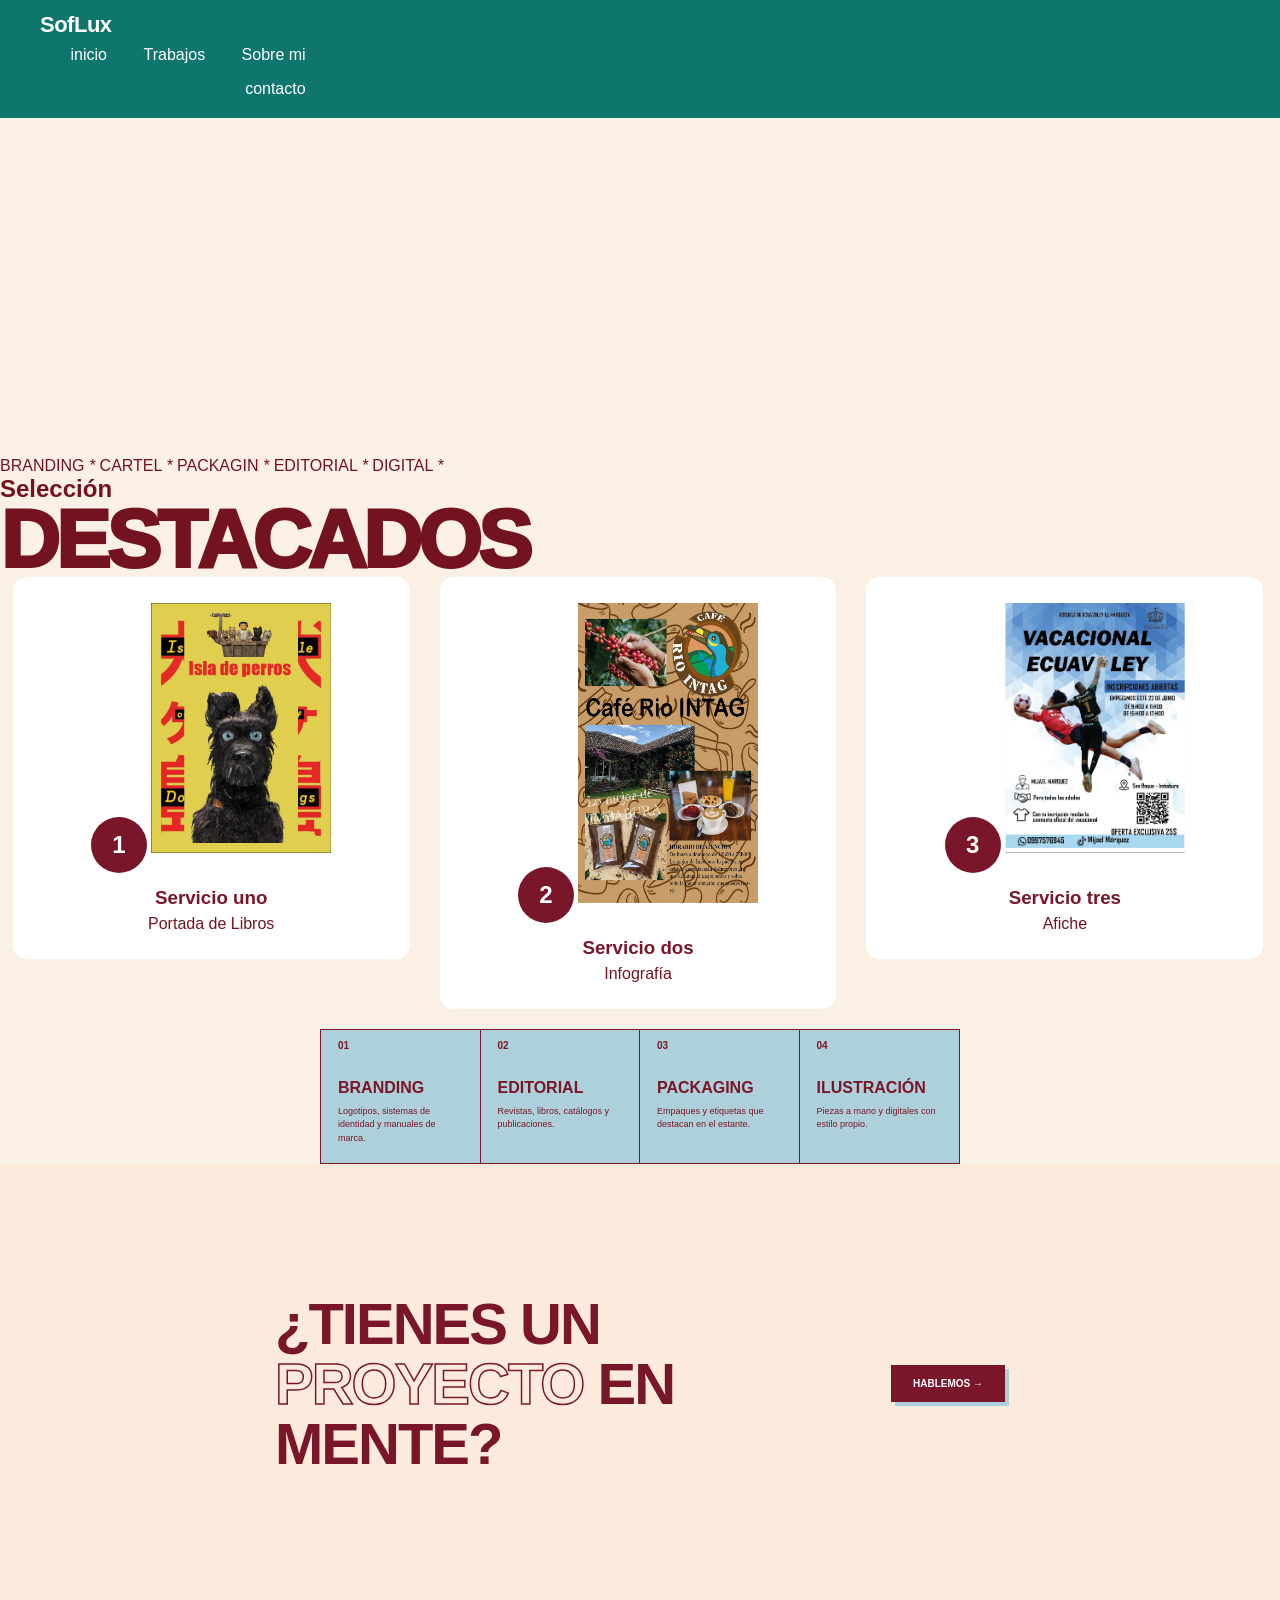
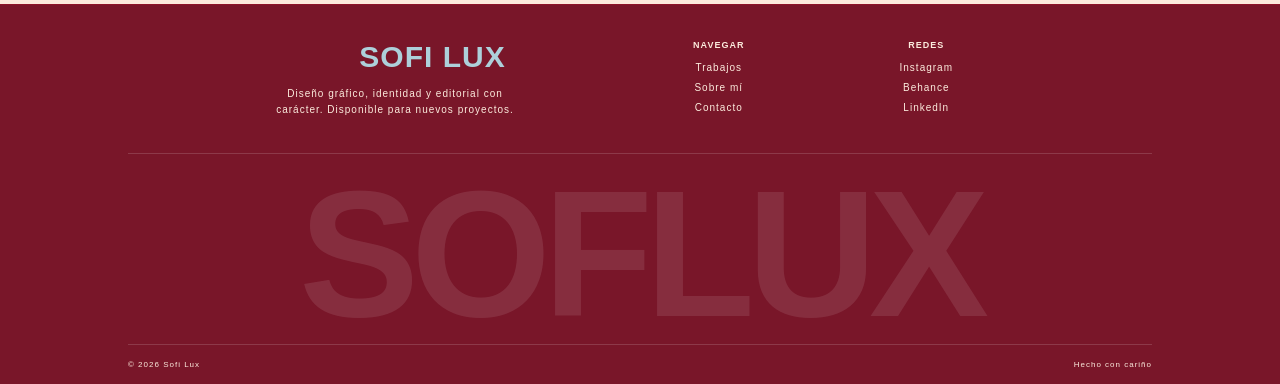
<file: index.html>
<!DOCTYPE html>
<html lang="en">
<head>
  <meta charset="UTF-8">
  <meta name="viewport" content="width=device-width, initial-scale=1.0">
  <title>Document</title>
  <link rel="stylesheet" href="style.css">
  
</head>
<body>
  <header class="encabezado">
    <dive class="contenedor">
      <a class="logo" href="#">SofLux</a>
      <nab class="menu">
        <a href="index.html">inicio</a>
        <a href="trabajos.html">Trabajos</a>
        <a href="sobre mi.html">Sobre mi</a>
        <a href="contacto.html ">contacto</a>
      </nab>
    </dive>
  </header>
    
  <section class="hero" id="inicio"></section>
<iframe width="100%" height="315" src="https://www.youtube.com/embed/2ju1kC7kDdk?si=CysTBwEbMaXdvRGt" title="YouTube video player" frameborder="0" allow="accelerometer; autoplay; clipboard-write; encrypted-media; gyroscope; picture-in-picture; web-share" referrerpolicy="strict-origin-when-cross-origin" allowfullscreen></iframe>
<section class="categorias"
<div class="caregoria-contenido">
<span>BRANDING</span>
<i>*</i>
<span>CARTEL</span>
<i>*</i>
<span>PACKAGIN</span>
<i>*</i>
<span>EDITORIAL</span>
<i>*</i>
<span>DIGITAL</span>
<i>*</i>
</div>

<button class="Todos los Trabajos" oneclick="Trabajos"></button>

<h2>Selección</h2>
<h1>DESTACADOS</h1>

  <article class="tarjeta">
    <span class="icono">1</span>
    <img src="portada de libro ab.jpg.jpeg" alt="Portada de un Libro" height="250px" width="180px">
    <h3>Servicio uno</h3>
    <p>Portada de Libros</p>
  </article>

  <article class="tarjeta">
    <span class="icono">2</span>
    <img src="INFOGRAFÍA .jpg (1).jpeg" alt="infografia" height="300px"width="180pxs">
    <h3>Servicio dos</h3>
    <p>Infografía</p>
  </article>

  <article class="tarjeta">
    <span class="icono">3</span>
    <img src="afiche.jpeg" alt="afiche" height="250px" width="180px">
    <h3>Servicio tres</h3>
    <p>Afiche</p>
  </article>
</section>
<section class="servicios">

    <div class="servicio">
        <span class="numero">01</span>
        <h2>BRANDING</h2>
        <p>Logotipos, sistemas de identidad y manuales de marca.</p>
    </div>

    <div class="servicio">
        <span class="numero">02</span>
        <h2>EDITORIAL</h2>
        <p>Revistas, libros, catálogos y publicaciones.</p>
    </div>

    <div class="servicio">
        <span class="numero">03</span>
        <h2>PACKAGING</h2>
        <p>Empaques y etiquetas que destacan en el estante.</p>
    </div>

    <div class="servicio">
        <span class="numero">04</span>
        <h2>ILUSTRACIÓN</h2>
        <p>Piezas a mano y digitales con estilo propio.</p>
    </div>

</section>


<!-- SECCIÓN DE CONTACTO -->
<section class="contacto" id="contacto">

    <div class="contacto-contenido">

        <h1>
            ¿TIENES UN<br>
            <span>PROYECTO</span> EN<br>
            MENTE?
        </h1>

        <a href="mailto:correo@ejemplo.com" class="boton-contacto">
            HABLEMOS →
        </a>

    </div>

</section>


<!-- PIE DE PÁGINA -->
<footer class="footer">

    <div class="footer-contenido">

        <!-- LOGOTIPO Y DESCRIPCIÓN -->
        <div class="footer-marca">
            <h2>SOFI LUX</h2>

            <p>
                Diseño gráfico, identidad y editorial
                con carácter. Disponible para nuevos proyectos.
            </p>
        </div>


        <!-- NAVEGACIÓN -->
        <div class="footer-columna">
            <h3>NAVEGAR</h3>

            <a href="#trabajos">Trabajos</a>
            <a href="#sobre-mi">Sobre mí</a>
            <a href="#contacto">Contacto</a>
        </div>


        <!-- REDES SOCIALES -->
        <div class="footer-columna">
            <h3>REDES</h3>

            <a href="https://www.instagram.com/">Instagram</a>
            <a href="https://www.behance.net/">Behance</a>
            <a href="https://www.linkedin.com/">LinkedIn</a>
        </div>

    </div>


    <!-- TEXTO GIGANTE -->
    <div class="footer-gigante">
        SOFLUX
    </div>


    <!-- DERECHOS DE AUTOR -->
    <div class="footer-final">

        <span>© 2026 Sofi Lux</span>

        <span>Hecho con cariño</span>

    </div>

</footer>
</file>
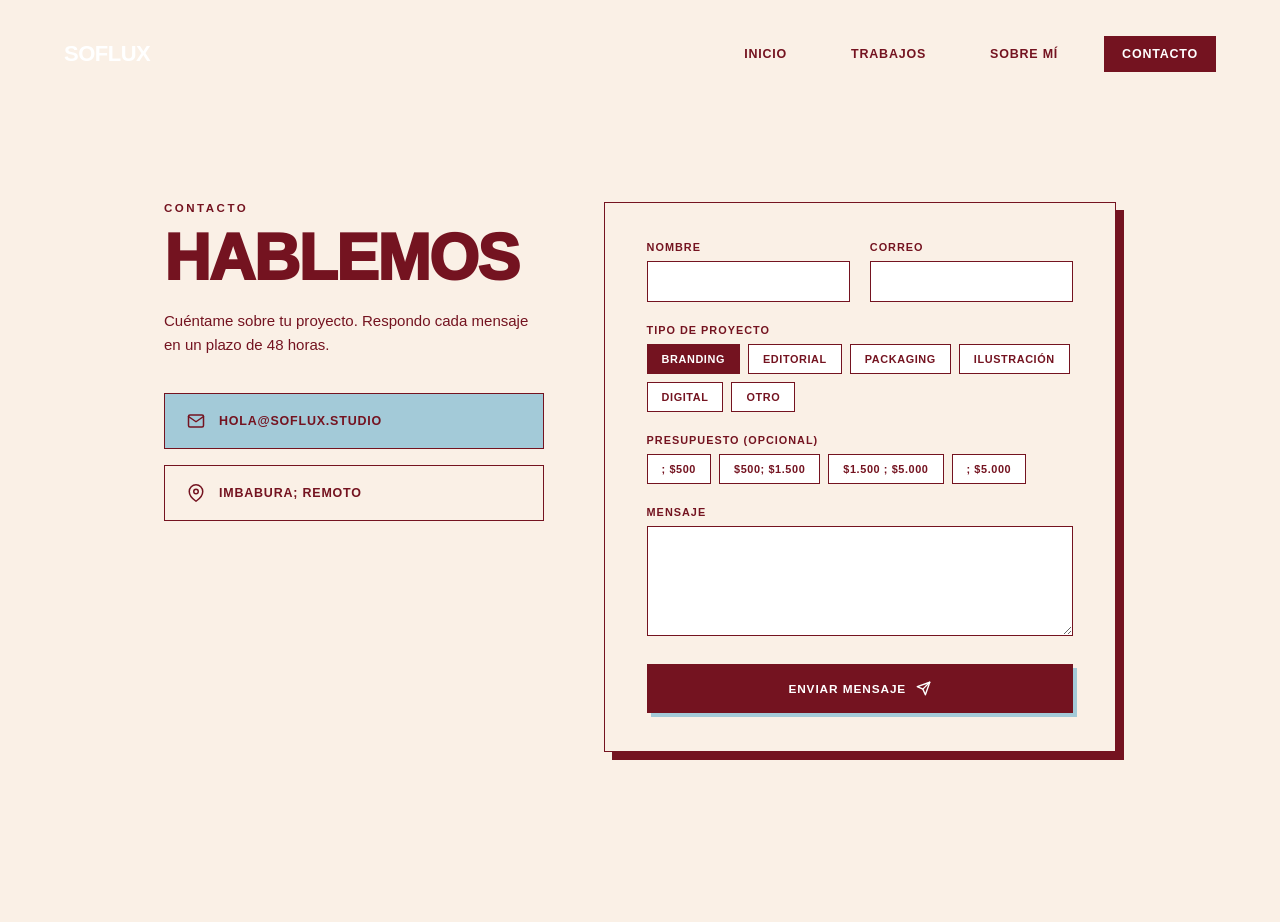
<file: contacto.html>
<!DOCTYPE html>
<html lang="en">
<head>
    <meta charset="UTF-8">
    <meta name="viewport" content="width=device-width, initial-scale=1.0">
    <title>Document</title>
    <link rel="stylesheet" href="style.css"
</head>
<body>
    <header class="navbar">
        <a href="index.html" class="logo">SOFLUX</a>
        <nav class="nav-links">
            <a href="index.html">INICIO</a>
            <a href="trabajos.html">TRABAJOS</a>
            <a href="sobre mi.html">SOBRE MÍ</a>
            <a href="contacto.html" class="active">CONTACTO</a>
        </nav>
    </header>

    <!-- Sección de Contacto -->
    <main class="contact-section">
        <div class="contact-container">
            
            <!-- Columna Izquierda: Información -->
            <div class="contact-info-col">
                <p class="subtitle">CONTACTO</p>
                <h1 class="contact-title">HABLEMOS</h1>
                <p class="contact-desc">
                    Cuéntame sobre tu proyecto. Respondo cada mensaje en un plazo de 48 horas.
                </p>

                <!-- Tarjetas de info interactivas -->
                <div class="contact-cards">
                    <a href="mailto:hola@soflux.studio" class="info-card info-card-blue">
                        <svg width="18" height="18" viewBox="0 0 24 24" fill="none" stroke="currentColor" stroke-width="2" stroke-linecap="round" stroke-linejoin="round">
                            <path d="M4 4h16c1.1 0 2 .9 2 2v12c0 1.1-.9 2-2 2H4c-1.1 0-2-.9-2-2V6c0-1.1.9-2 2-2z"></path>
                            <polyline points="22,6 12,13 2,6"></polyline>
                        </svg>
                        <span>HOLA@SOFLUX.STUDIO</span>
                    </a>

                    <div class="info-card">
                        <svg width="18" height="18" viewBox="0 0 24 24" fill="none" stroke="currentColor" stroke-width="2" stroke-linecap="round" stroke-linejoin="round">
                            <path d="M21 10c0 7-9 13-9 13s-9-6-9-13a9 9 0 0 1 18 0z"></path>
                            <circle cx="12" cy="10" r="3"></circle>
                        </svg>
                        <span>IMBABURA; REMOTO</span>
                    </div>
                </div>
            </div>

            <!-- Columna Derecha: Formulario con sombra deslocada de tarjeta -->
            <div class="contact-form-wrapper">
                <form class="contact-form" action="#" method="POST">
                    
                    <!-- Fila Nombre y Correo -->
                    <div class="form-row">
                        <div class="form-group">
                            <label for="nombre">NOMBRE</label>
                            <input type="text" id="nombre" required>
                        </div>
                        <div class="form-group">
                            <label for="correo">CORREO</label>
                            <input type="email" id="correo" required>
                        </div>
                    </div>

                    <!-- Tipo de Proyecto -->
                    <div class="form-group">
                        <label>TIPO DE PROYECTO</label>
                        <div class="tag-group" id="project-types">
                            <button type="button" class="form-tag active">BRANDING</button>
                            <button type="button" class="form-tag">EDITORIAL</button>
                            <button type="button" class="form-tag">PACKAGING</button>
                            <button type="button" class="form-tag">ILUSTRACIÓN</button>
                            <button type="button" class="form-tag">DIGITAL</button>
                            <button type="button" class="form-tag">OTRO</button>
                        </div>
                    </div>

                    <!-- Presupuesto -->
                    <div class="form-group">
                        <label>PRESUPUESTO (OPCIONAL)</label>
                        <div class="tag-group" id="budget-types">
                            <button type="button" class="form-tag">; $500</button>
                            <button type="button" class="form-tag">$500; $1.500</button>
                            <button type="button" class="form-tag">$1.500 ; $5.000</button>
                            <button type="button" class="form-tag">; $5.000</button>
                        </div>
                    </div>

                    <!-- Mensaje -->
                    <div class="form-group">
                        <label for="mensaje">MENSAJE</label>
                        <textarea id="mensaje" rows="4" required></textarea>
                    </div>

                    <!-- Botón Enviar -->
                    <button type="submit" class="btn-submit">
                        ENVIAR MENSAJE 
                        <svg width="15" height="15" viewBox="0 0 24 24" fill="none" stroke="currentColor" stroke-width="2.2" stroke-linecap="round" stroke-linejoin="round">
                            <line x1="22" y1="2" x2="11" y2="13"></line>
                            <polygon points="22 2 15 22 11 13 2 9 22 2"></polygon>
                        </svg>
                    </button>

                </form>
            </div>

        </div>
    </main>


</body>
</html>
</file>
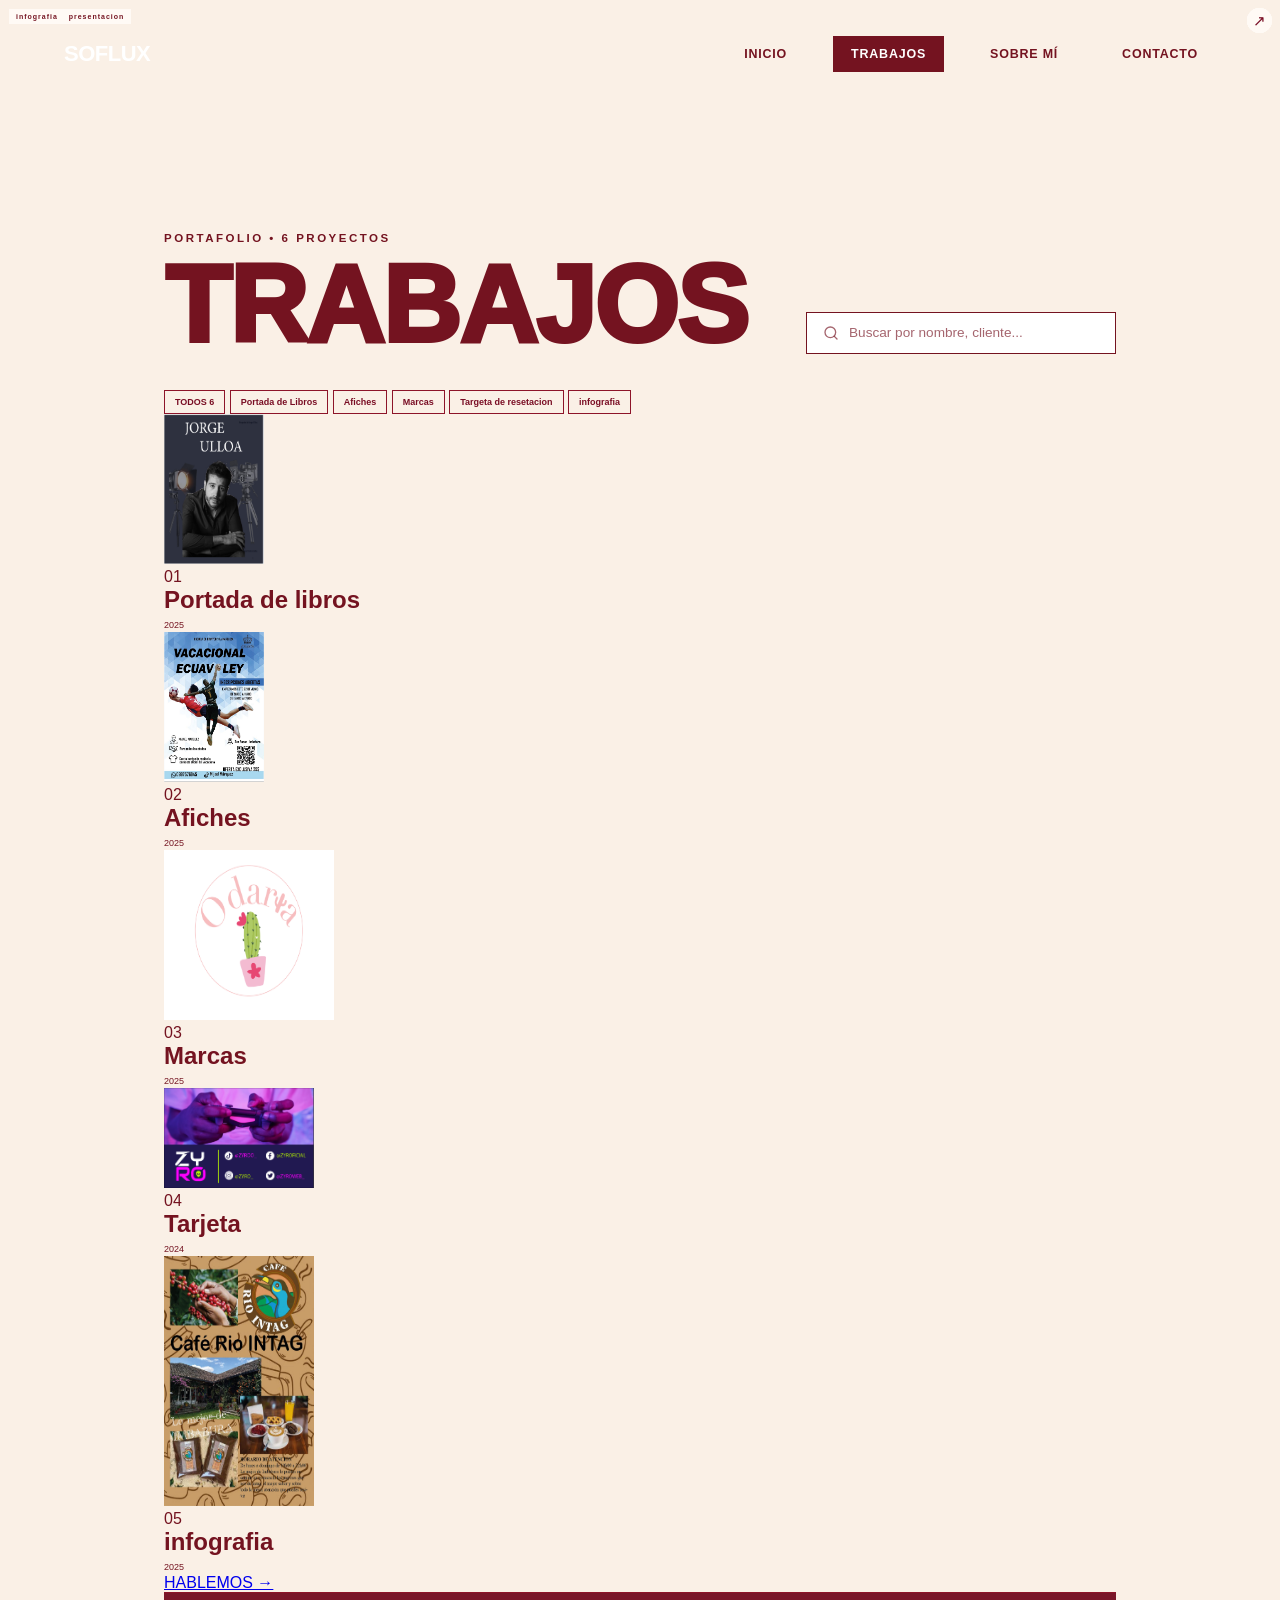
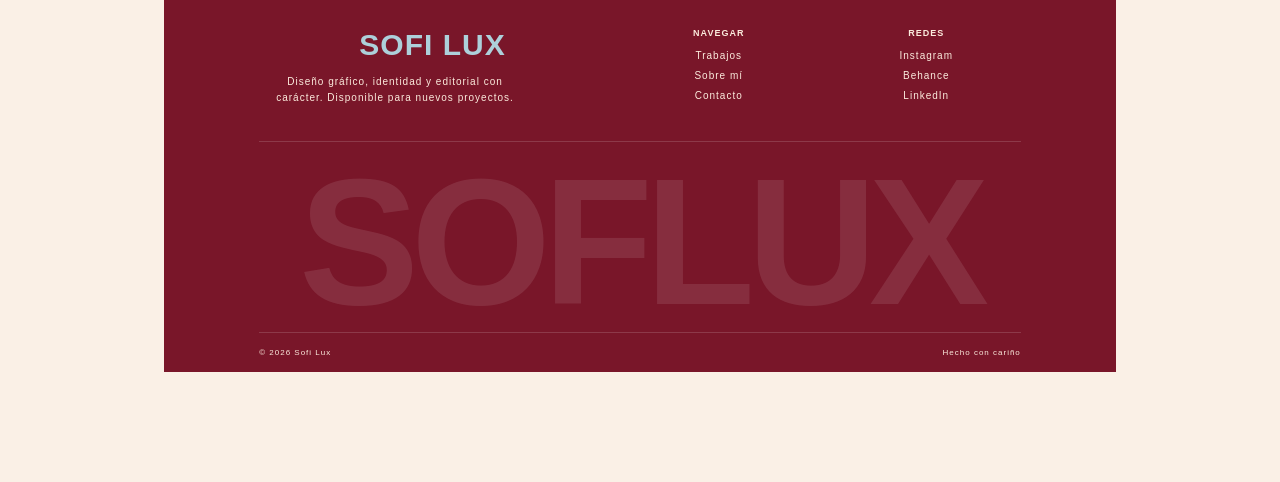
<file: trabajos.html>
<!DOCTYPE html>
<html lang="en">
<head>
    <meta charset="UTF-8">
    <meta name="viewport" content="width=device-width, initial-scale=1.0">
    <title>Document</title>
</head>
<body>
    <link rel="stylesheet" href="style.css">

   
    <header class="navbar">
        <a href="#" class="logo">SOFLUX</a>
        <nav class="nav-links">
            <a href="index.html">INICIO</a>
            <a href="trabajos.html" class="active">TRABAJOS</a>
            <a href="sobre mi.html">SOBRE MÍ</a>
            <a href="contacto.html">CONTACTO</a>
        </nav>
    </header>

    <main class="portfolio-header">
        <p class="subtitle">PORTAFOLIO &bull; 6 PROYECTOS</p>

        <div class="title-search-row">
            <h1 class="main-title">TRABAJOS</h1>

            <div class="search-box">
                <svg class="search-icon" width="16" height="16" viewBox="0 0 24 24" fill="none" stroke="currentColor" stroke-width="2" stroke-linecap="round" stroke-linejoin="round">
                    <circle cx="11" cy="11" r="8"></circle>
                    <line x1="21" y1="21" x2="16.65" y2="16.65"></line>
                </svg>
                <input type="text" placeholder="Buscar por nombre, cliente...">
            </div>
        </div>

    <section class="portafolio">

        <!-- Categorías -->
        <div class="categorias">

            <button class="filtro activo" data-categoria="todos">TODOS 6</button>
            <button class="filtro" data-categoria="branding">Portada de Libros</button>
            <button class="filtro" data-categoria="cartel">Afiches</button>
            <button class="filtro" data-categoria="packaging">Marcas</button>
            <button class="filtro" data-categoria="editorial">Targeta de resetacion</button>
            <button class="filtro" data-categoria="digital">infografia</button>
            

        </div>

        <div class="proyectos">

            <div class="proyecto" data-categoria="branding">
                <div class="imagen">
                    <img src="Portada de libro enchufe.png" alt="Proyecto de branding" width="100px"height="150px">
                    <span class="etiqueta">Portada de Libros </span>
                    <a href="Portada de Libros" class="flecha">↗</a>
                </div>

                <div class="informacion">
                    <div class="titulo">
                        <span>01</span>
                        <h2>Portada de libros</h2>
                    </div>
                    <span class="anio">2025</span>
                </div>
            </div>

            
            <div class="proyecto" data-categoria="cartel">
                <div class="imagen">
                    <img src="afiche.jpeg" alt="Proyecto de cartel"width="100px"height="150px">
                    <span class="etiqueta">Afiches</span>
                    <a href="Afiches" class="flecha">↗</a>
                </div>

                <div class="informacion">
                    <div class="titulo">
                        <span>02</span>
                        <h2>Afiches</h2>
                    </div>
                    <span class="anio">2025</span>
                </div>
            </div>

            
            <div class="proyecto" data-categoria="packaging">
                <div class="imagen">
                    <img src="Odaria.png" alt="Proyecto de packaging"width="170px"height="170px">
                    <span class="etiqueta">PACKAGING</span>
                    <a href="marcas" class="flecha">↗</a>
                </div>

                <div class="informacion">
                    <div class="titulo">
                        <span>03</span>
                        <h2>Marcas</h2>
                    </div>
                    <span class="anio">2025</span>
                </div>
            </div>


            <div class="proyecto" data-categoria="editorial">
                <div class="imagen">
                    <img src="Tarjeta de presentacion.png" alt="Proyecto editorial"width="150px"height="100px">
                    <span class="etiqueta">Targetas de presentacion</span>
                    <a href="Targetas de presentacion" class="flecha">↗</a>
                </div>

                <div class="informacion">
                    <div class="titulo">
                        <span>04</span>
                        <h2>Tarjeta</h2>
                    </div>
                    <span class="anio">2024</span>
                </div>
            </div>

            
            <div class="proyecto" data-categoria="digital">
                <div class="imagen">
                    <img src="INFOGRAFÍA .jpg (1).jpeg" alt="Proyecto digital"width="150px"height="250px">
                    <span class="etiqueta">infografia</span>
                    <a href="#" class="flecha">↗</a>
                </div>

                <div class="informacion">
                    <div class="titulo">
                        <span>05</span>
                        <h2>infografia</h2>
                    </div>
                    <span class="anio">2025</span>
                </div>
            </div>

    </section>

    <!-- Filtro de categorías -->
    <script>
        const botones = document.querySelectorAll(".filtro");
        const proyectos = document.querySelectorAll(".proyecto");

        botones.forEach(boton => {
            boton.addEventListener("click", function() {

                botones.forEach(b => b.classList.remove("activo"));
                this.classList.add("activo");

                const categoria = this.dataset.categoria;

                proyectos.forEach(proyecto => {

                    if (categoria === "todos" ||
                        proyecto.dataset.categoria === categoria) {
                        proyecto.style.display = "block";
                    } else {
                        proyecto.style.display = "none";
                    }

                });
            });
        });
    </script>
        <!-- Sección o contenedor del botón Hablemos -->
    <div class="cta-banner-section">
        <a href="contacto.html" class="btn-hablemos">
            HABLEMOS &rarr;
        </a>
        
    </div>
<!-- PIE DE PÁGINA -->
<footer class="footer">

    <div class="footer-contenido">

        <!-- LOGOTIPO Y DESCRIPCIÓN -->
        <div class="footer-marca">
            <h2>SOFI LUX</h2>

            <p>
                Diseño gráfico, identidad y editorial
                con carácter. Disponible para nuevos proyectos.
            </p>
        </div>


        <!-- NAVEGACIÓN -->
        <div class="footer-columna">
            <h3>NAVEGAR</h3>

            <a href="#trabajos">Trabajos</a>
            <a href="#sobre-mi">Sobre mí</a>
            <a href="#contacto">Contacto</a>
        </div>


        <!-- REDES SOCIALES -->
        <div class="footer-columna">
            <h3>REDES</h3>

            <a href="https://www.instagram.com/">Instagram</a>
            <a href="https://www.behance.net/">Behance</a>
            <a href="https://www.linkedin.com/">LinkedIn</a>
        </div>

    </div>


    <!-- TEXTO GIGANTE -->
    <div class="footer-gigante">
        SOFLUX
    </div>


    <!-- DERECHOS DE AUTOR -->
    <div class="footer-final">

        <span>© 2026 Sofi Lux</span>

        <span>Hecho con cariño</span>

    </div>

</footer>


</body>
</html>
</file>
<file: style.css>
/* ===================== SERVICIOS ===================== */
.servicios {
  background-color: #E2EFEE;
}

.tarjeta {
  display: inline-block;       /* tres tarjetas en fila */
  width: 31%;
  margin: 0 1% 20px;           /* (31% + 2%) x 3 = 99% */
  vertical-align: top;
  padding: 26px 20px;
  border-radius: 14px;
  background-color: #FFFFFF;
  text-align: center;
  transition: 0.3s;            /* el cambio se hace suave */
}

.tarjeta:hover {               /* CUÁNDO: mouse encima */
  transform: translateY(-8px);
  box-shadow: 0 10px 24px rgba(0, 0, 0, 0.12);
}

.icono {
  display: inline-block;
  width: 56px;
  height: 56px;
  border-radius: 50%;
  background-color: #791629;
  color: #FFFFFF;
  font-size: 24px;
  font-weight: bold;
  line-height: 56px;           /* centra el número en vertical */
}

.tarjeta h3 {
  margin: 14px 0 6px;
  color: #791629;
}


/* CATEGORÍAS DE SERVICIOS */

.servicios {
    width: 50%;
    margin: 0 auto;
    display: grid;
    grid-template-columns: repeat(4, 1fr);
    background-color: #ADD0DA;
    border: 1px solid #791629;
}

.servicio {
    padding: 10px 17px 18px;
    border-right: 1px solid #791629;
    color: #791629;
}

.servicio:last-child {
    border-right: none;
}

.numero {
    display: block;
    font-size: 10px;
    font-weight: bold;
    margin-bottom: 28px;
}

.servicio h2 {
    font-size: 16px;
    margin-bottom: 8px;
    font-weight: 900;
}

.servicio p {
    font-size: 9px;
    line-height: 1.5;
}


/* SECCIÓN DE CONTACTO */

.contacto {
    background-color: #FCEBDD;
    padding: 130px 10%;
}

.contacto-contenido {
    max-width: 730px;
    margin: auto;
    display: flex;
    justify-content: space-between;
    align-items: center;
    gap: 30px;
}

.contacto h1 {
    color: #791629;
    font-size: 58px;
    line-height: 1.03;
    font-weight: 900;
    letter-spacing: -2px;
}

.contacto h1 span {
    color: transparent;
    -webkit-text-stroke: 1.5px #791629;
}

.boton-contacto {
    background-color: #791629;
    color: white;
    text-decoration: none;
    padding: 13px 22px;
    font-size: 10px;
    font-weight: bold;
    white-space: nowrap;
    box-shadow: 4px 4px 0 #ADD0DA;
    transition: 0.3s;
}

.boton-contacto:hover {
    background-color: #ADD0DA;
    color: #791629;
    transform: translateY(-3px);
}


/* PIE DE PÁGINA */

.footer {
    background-color: #791629;
    color: #FCEBDD;
    padding: 35px 10% 15px;
    overflow: hidden;
}

.footer-contenido {
    max-width: 730px;
    margin: auto;
    display: grid;
    grid-template-columns: 2fr 1fr 1fr;
    gap: 50px;
    padding-bottom: 35px;
}

.footer-marca h2 {
    font-size: 30px;
    color: #ADD0DA;
    margin-bottom: 12px;
    font-weight: 900;
}

.footer-marca p {
    max-width: 240px;
    font-size: 10px;
    line-height: 1.6;
}

.footer-columna {
    display: flex;
    flex-direction: column;
    gap: 9px;
}

.footer-columna h3 {
    font-size: 9px;
    margin-bottom: 3px;
}

.footer-columna a {
    color: #FCEBDD;
    text-decoration: none;
    font-size: 10px;
    transition: 0.3s;
}

.footer-columna a:hover {
    color: #ADD0DA;
}


/* TEXTO GIGANTE DEL FOOTER */

.footer-gigante {
    border-top: 1px solid rgba(255,255,255,0.15);
    text-align: center;
    font-size: clamp(90px, 18vw, 180px);
    font-weight: 900;
    line-height: 1;
    letter-spacing: -8px;
    color: rgba(255,255,255,0.10);
    padding-top: 10px;
}


/* PARTE INFERIOR */

.footer-final {
    border-top: 1px solid rgba(255,255,255,0.15);
    display: flex;
    justify-content: space-between;
    padding-top: 15px;
    font-size: 8px;
}


/* ADAPTACIÓN PARA CELULARES */

@media (max-width: 768px) {

    .servicios {
        width: 90%;
        grid-template-columns: repeat(2, 1fr);
    }

    .servicio:nth-child(2) {
        border-right: none;
    }

    .servicio:nth-child(-n+2) {
        border-bottom: 1px solid #791629;
    }

    .contacto {
        padding: 80px 7%;
    }

    .contacto-contenido {
        flex-direction: column;
        align-items: flex-start;
    }

    .contacto h1 {
        font-size: 43px;
    }

    .footer-contenido {
        grid-template-columns: 1fr 1fr;
        gap: 30px;
    }

    .footer-marca {
        grid-column: 1 / 3;
    }

    .footer-gigante {
        letter-spacing: -4px;
    }
}

@media (max-width: 480px) {

    .servicios {
        grid-template-columns: 1fr 1fr;
    }

    .servicio {
        padding: 12px;
    }

    .contacto h1 {
        font-size: 36px;
    }

    .footer {
        padding: 30px 7% 15px;
    }

    .footer-contenido {
        gap: 25px;
    }

    .footer-gigante {
        font-size: 20vw;
    }
}





 
        :root {
            --fondo: #fff0e3;
            --vino: #790d24;
            --linea: #8d1429;
            --blanco: #fffaf5;
        }

        * {
            box-sizing: border-box;
            margin: 0;
            padding: 0;
        }

        body {
            background: var(--fondo);
            color: var(--vino);
            font-family: Arial, Helvetica, sans-serif;
        }

        /* BARRA DE NAVEGACIÓN */
        .barra {
            width: 100%;
            min-height: 61px;
            border-bottom: 1px solid var(--linea);
            display: flex;
            align-items: center;
            justify-content: space-between;
            padding: 10px 12%;
            gap: 25px;
        }

        .marca {
            display: flex;
            align-items: center;
            gap: 9px;
            font-weight: 900;
            font-size: 17px;
        }

        .marca-simbolo {
            font-family: Georgia, serif;
            font-size: 28px;
            font-style: italic;
        }

        .navegacion {
            display: flex;
            gap: 8px;
        }

        .navegacion a {
            color: var(--vino);
            text-decoration: none;
            font-size: 10px;
            font-weight: bold;
            padding: 8px 10px;
        }

        .navegacion a:hover,
        .navegacion a.activo {
            background: var(--vino);
            color: white;
        }

        /* CONTENIDO PRINCIPAL */
        main {
            width: min(1080px, 90%);
            margin: 34px auto 70px;
        }

        .encabezado {
            display: flex;
            justify-content: space-between;
            align-items: end;
            gap: 25px;
            margin-bottom: 20px;
        }

        .sobre-titulo {
            font-size: 9px;
            font-weight: 900;
            letter-spacing: 2px;
            margin-bottom: 10px;
        }

        h1 {
            font-size: clamp(54px, 7vw, 82px);
            line-height: .9;
            letter-spacing: -4px;
            font-weight: 950;
        }

        /* BUSCADOR */
        .buscador {
            width: 200px;
            display: flex;
            align-items: center;
            gap: 8px;
            border: 1px solid var(--linea);
            padding: 9px 10px;
            background: rgba(255,255,255,.25);
        }

        .buscador input {
            width: 100%;
            border: 0;
            outline: 0;
            background: transparent;
            color: var(--vino);
            font-size: 10px;
        }

        /* FILTROS */
        .filtros {
            display: flex;
            flex-wrap: wrap;
            gap: 5px;
            margin: 27px 0 29px;
        }

        .filtro {
            border: 1px solid var(--linea);
            background: transparent;
            color: var(--vino);
            padding: 6px 10px;
            font-size: 9px;
            font-weight: 900;
            cursor: pointer;
            transition: .2s;
        }

        .filtro:hover,
        .filtro.seleccionado {
            color: white;
            background: var(--vino);
            box-shadow: 4px 4px 0 #750525;
        }

        /* GALERÍA */
        .galeria {
            display: grid;
            grid-template-columns: repeat(3, minmax(0, 1fr));
            gap: 34px 20px;
            align-items: start;
        }

        .proyecto {
            min-width: 0;
        }

        .proyecto.oculto {
            display: none;
        }

        .imagen-proyecto {
            display: block;
            position: relative;
            width: 100%;
            aspect-ratio: 1.48 / 1;
            overflow: hidden;
            border: 1px solid var(--linea);
            background: #e5d7c8;
        }

        .proyecto:nth-child(2) .imagen-proyecto,
        .proyecto:nth-child(6) .imagen-proyecto {
            aspect-ratio: .82 / 1;
        }

        .imagen-proyecto img {
            width: 100%;
            height: 100%;
            object-fit: cover;
            display: block;
            transition: transform .45s ease;
        }

        .proyecto:hover img {
            transform: scale(1.045);
        }

        /* ETIQUETAS */
        .etiqueta {
            position: absolute;
            top: 9px;
            left: 9px;
            background: var(--blanco);
            padding: 4px 7px;
            font-size: 7px;
            font-weight: 900;
            letter-spacing: 1px;
        }

        /* BOTÓN DE FLECHA */
        .flecha {
            position: absolute;
            top: 8px;
            right: 8px;
            width: 25px;
            height: 25px;
            display: grid;
            place-items: center;
            border-radius: 50%;
            background: var(--blanco);
            color: var(--vino);
            font-size: 15px;
            text-decoration: none;
            transition: .2s;
        }

        .flecha:hover {
            background: var(--vino);
            color: white;
        }

        /* INFORMACIÓN DEL PROYECTO */
        .datos-proyecto {
            display: flex;
            justify-content: space-between;
            align-items: baseline;
            gap: 10px;
            margin-top: 8px;
        }

        .nombre-proyecto {
            font-size: 13px;
            font-weight: 900;
            line-height: 1.3;
            text-transform: uppercase;
        }

        .numero {
            margin-right: 5px;
        }

        .anio {
            font-size: 9px;
            white-space: nowrap;
        }

        .sin-resultados {
            display: none;
            text-align: center;
            padding: 35px 10px;
            font-size: 13px;
            font-weight: bold;
        }

        /* PIE DE PÁGINA */
        footer {
            border-top: 1px solid var(--linea);
            padding: 20px 5%;
            text-align: center;
            font-size: 10px;
            letter-spacing: 1px;
        }

        /* DISEÑO RESPONSIVE */
        @media (max-width: 700px) {
            .barra {
                flex-direction: column;
                gap: 10px;
                padding: 13px 5%;
            }

            .navegacion {
                flex-wrap: wrap;
                justify-content: center;
            }

            .encabezado {
                align-items: flex-start;
                flex-direction: column;
            }

            .buscador {
                width: 100%;
            }

            .galeria {
                grid-template-columns: repeat(2, minmax(0, 1fr));
                gap: 25px 13px;
            }

            h1 {
                letter-spacing: -2px;
            }
        }

        @media (max-width: 430px) {
            .galeria {
                grid-template-columns: 1fr;
            }

            .proyecto:nth-child(2) .imagen-proyecto,
            .proyecto:nth-child(6) .imagen-proyecto {
                aspect-ratio: 1.3 / 1;
            }
        }



        :root {
            --fondo: #fff0e3;
            --vino: #790d24;
            --linea: #8d1429;
            --blanco: #fffaf5;
        }

        * {
            box-sizing: border-box;
            margin: 0;
            padding: 0;
        }

        body {
            background: var(--fondo);
            color: var(--vino);
            font-family: Arial, Helvetica, sans-serif;
        }

        /* BARRA DE NAVEGACIÓN */
        .barra {
            width: 100%;
            min-height: 61px;
            border-bottom: 1px solid var(--linea);
            display: flex;
            align-items: center;
            justify-content: space-between;
            padding: 10px 12%;
            gap: 25px;
        }

        .marca {
            display: flex;
            align-items: center;
            gap: 9px;
            font-weight: 900;
            font-size: 17px;
        }

        .marca-simbolo {
            font-family: Georgia, serif;
            font-size: 28px;
            font-style: italic;
        }

        .navegacion {
            display: flex;
            gap: 8px;
        }

        .navegacion a {
            color: var(--vino);
            text-decoration: none;
            font-size: 10px;
            font-weight: bold;
            padding: 8px 10px;
        }

        .navegacion a:hover,
        .navegacion a.activo {
            background: var(--vino);
            color: white;
        }

        /* CONTENIDO PRINCIPAL */
        main {
            width: min(1080px, 90%);
            margin: 34px auto 70px;
        }

        .encabezado {
            display: flex;
            justify-content: space-between;
            align-items: end;
            gap: 25px;
            margin-bottom: 20px;
        }

        .sobre-titulo {
            font-size: 9px;
            font-weight: 900;
            letter-spacing: 2px;
            margin-bottom: 10px;
        }

        h1 {
            font-size: clamp(54px, 7vw, 82px);
            line-height: .9;
            letter-spacing: -4px;
            font-weight: 950;
        }

        /* BUSCADOR */
        .buscador {
            width: 200px;
            display: flex;
            align-items: center;
            gap: 8px;
            border: 1px solid var(--linea);
            padding: 9px 10px;
            background: rgba(255,255,255,.25);
        }

        .buscador input {
            width: 100%;
            border: 0;
            outline: 0;
            background: transparent;
            color: var(--vino);
            font-size: 10px;
        }

        /* FILTROS */
        .filtros {
            display: flex;
            flex-wrap: wrap;
            gap: 5px;
            margin: 27px 0 29px;
        }

        .filtro {
            border: 1px solid var(--linea);
            background: transparent;
            color: var(--vino);
            padding: 6px 10px;
            font-size: 9px;
            font-weight: 900;
            cursor: pointer;
            transition: .2s;
        }

        .filtro:hover,
        .filtro.seleccionado {
            color: white;
            background: var(--vino);
            box-shadow: 4px 4px 0 #b9d4d0;
        }

        /* GALERÍA */
        .galeria {
            display: grid;
            grid-template-columns: repeat(3, minmax(0, 1fr));
            gap: 34px 20px;
            align-items: start;
        }

        .proyecto {
            min-width: 0;
        }

        .proyecto.oculto {
            display: none;
        }

        .imagen-proyecto {
            display: block;
            position: relative;
            width: 100%;
            aspect-ratio: 1.48 / 1;
            overflow: hidden;
            border: 1px solid var(--linea);
            background: #e5d7c8;
        }

        .proyecto:nth-child(2) .imagen-proyecto,
        .proyecto:nth-child(6) .imagen-proyecto {
            aspect-ratio: .82 / 1;
        }

        .imagen-proyecto img {
            width: 100%;
            height: 100%;
            object-fit: cover;
            display: block;
            transition: transform .45s ease;
        }

        .proyecto:hover img {
            transform: scale(1.045);
        }

        /* ETIQUETAS */
        .etiqueta {
            position: absolute;
            top: 9px;
            left: 9px;
            background: var(--blanco);
            padding: 4px 7px;
            font-size: 7px;
            font-weight: 900;
            letter-spacing: 1px;
        }

        /* BOTÓN DE FLECHA */
        .flecha {
            position: absolute;
            top: 8px;
            right: 8px;
            width: 25px;
            height: 25px;
            display: grid;
            place-items: center;
            border-radius: 50%;
            background: var(--blanco);
            color: var(--vino);
            font-size: 15px;
            text-decoration: none;
            transition: .2s;
        }

        .flecha:hover {
            background: var(--vino);
            color: white;
        }
        /* ===================== ENCABEZADO ===================== */
.encabezado {
  padding: 12px 40px;
  background-color: #0F766E;
}

.logo {
  display: inline-block;      /* se pone al lado del menú */
  width: 35%;
  vertical-align: middle;
  color: #FFFFFF;
  font-size: 22px;
  font-weight: bold;
  text-decoration: none;
}

.logo img {
  width: 50px;
  margin-right: 8px;
  vertical-align: middle;
}

.menu {
  display: inline-block;      /* se pone al lado del logo */
  width: 64%;                 /* 35% + 64% = 99% */
  vertical-align: middle;
  text-align: right;          /* empuja los enlaces a la derecha */
}

.menu ul {
  margin: 0;
  padding: 0;
  list-style: none;           /* quita las viñetas */
}

.menu li {
  display: inline-block;      /* enlaces en fila */
  margin-left: 6px;
}

.menu a {
  display: inline-block;
  padding: 8px 16px;
  border-radius: 20px;
  color: #FFFFFF;
  text-decoration: none;
}

.menu a:hover {                /* CUÁNDO: mouse encima */
  background-color: rgba(255, 255, 255, 0.2);
}

/* Variables de color y reset */
:root {
    --bg-cream: #FAF0E6;
    --primary-burgundy: #741320;
    --burgundy-muted: rgba(116, 19, 32, 0.65);
    --white: #FFFFFF;
}

* {
    margin: 0;
    padding: 0;
    box-sizing: border-box;
}

body {
    background-color: var(--bg-cream);
    color: var(--primary-burgundy);
    font-family: 'Inter', sans-serif;
    -webkit-font-smoothing: antialiased;
}

/* --- NAVEGACIÓN --- */
.navbar {
    display: flex;
    justify-content: space-between;
    align-items: center;
    padding: 36px 64px;
}

.logo {
    font-family: 'Archivo Black', sans-serif;
    font-size: 1.35rem;
    color: var(--primary-burgundy);
    text-decoration: none;
    letter-spacing: -0.5px;
}

.nav-links {
    display: flex;
    align-items: center;
    gap: 28px;
}

.nav-links a {
    text-decoration: none;
    color: var(--primary-burgundy);
    font-size: 0.78rem;
    font-weight: 800;
    letter-spacing: 0.8px;
    padding: 11px 18px;
    transition: background-color 0.2s ease, color 0.2s ease;
}

.nav-links a.active {
    background-color: var(--primary-burgundy);
    color: var(--white);
}

.nav-links a:hover:not(.active) {
    opacity: 0.75;
}

/* --- SECCIÓN PRINCIPAL --- */
.portfolio-header {
    padding: 90px 64px 40px;
}

.subtitle {
    font-size: 0.72rem;
    font-weight: 700;
    letter-spacing: 2.5px;
    margin-bottom: 14px;
    text-transform: uppercase;
}

/* Fila del título gigante y el buscador */
.title-search-row {
    display: flex;
    justify-content: space-between;
    align-items: flex-end;
    flex-wrap: wrap;
    gap: 24px;
    margin-bottom: 36px;
}

.main-title {
    font-family: 'Archivo Black', sans-serif;
    font-size: clamp(3.5rem, 8.5vw, 7.2rem);
    line-height: 0.88;
    letter-spacing: -2px;
    text-transform: uppercase;
}

/* Caja de búsqueda */
.search-box {
    display: flex;
    align-items: center;
    background-color: var(--white);
    border: 1.5px solid var(--primary-burgundy);
    padding: 12px 16px;
    width: 310px;
    gap: 10px;
}

.search-icon {
    color: var(--burgundy-muted);
    flex-shrink: 0;
}

.search-box input {
    border: none;
    outline: none;
    background: transparent;
    color: var(--primary-burgundy);
    font-family: 'Inter', sans-serif;
    font-size: 0.85rem;
    width: 100%;
}

.search-box input::placeholder {
    color: var(--burgundy-muted);
}

/* --- BOTONES DE FILTRO --- */
.filters {
    display: flex;
    flex-wrap: wrap;
    gap: 10px;
}

.filter-btn {
    background-color: transparent;
    border: 1.5px solid var(--primary-burgundy);
    color: var(--primary-burgundy);
    font-family: 'Inter', sans-serif;
    font-size: 0.72rem;
    font-weight: 800;
    letter-spacing: 0.8px;
    padding: 10px 16px;
    cursor: pointer;
    display: inline-flex;
    align-items: center;
    gap: 8px;
    transition: all 0.2s ease;
}

.filter-btn .count {
    font-weight: 400;
    opacity: 0.8;
}

.filter-btn.active {
    background-color: var(--primary-burgundy);
    color: var(--white);
}

.filter-btn.active .count {
    opacity: 0.9;
}

.filter-btn:hover:not(.active) {
    background-color: rgba(116, 19, 32, 0.06);
}

/* --- RESPONSIVE --- */
@media (max-width: 768px) {
    .navbar {
        padding: 24px;
        flex-direction: column;
        gap: 20px;
    }

    .nav-links {
        gap: 10px;
        flex-wrap: wrap;
        justify-content: center;
    }

    .portfolio-header {
        padding: 40px 24px;
    }

    .search-box {
        width: 100%;
    }
}

/* =========================================
   ESTILOS DE LA SECCIÓN "SOBRE MÍ"
   ========================================= */

.about-section {
    display: grid;
    grid-template-columns: 1fr 1.15fr;
    align-items: center;
    gap: 64px;
    padding: 40px 64px 80px 0; /* Sin padding izquierdo para que la tarjeta toque el borde como en la captura */
}

/* Tarjeta visual izquierda */
.about-visual-card {
    display: flex;
    flex-direction: column;
    width: 100%;
    max-width: 520px;
}

.visual-top {
    background-color: #A3CAD8;
    height: 440px;
    display: flex;
    align-items: center;
    justify-content: center;
    overflow: hidden;
    padding: 20px;
}

.sofi-graphic {
    max-width: 90%;
    max-height: 90%;
    object-fit: contain;
}

.sofi-fallback {
    font-family: 'Archivo Black', sans-serif;
    font-size: 6rem;
    color: var(--primary-burgundy);
    letter-spacing: -3px;
}

.visual-bottom-bar {
    background-color: var(--primary-burgundy);
    color: var(--white);
    padding: 16px 32px;
    font-size: 0.85rem;
    font-weight: 800;
    letter-spacing: 1px;
    text-transform: uppercase;
}

/* Contenido derecho */
.about-content {
    max-width: 540px;
}

.about-title {
    font-family: 'Archivo Black', sans-serif;
    font-size: clamp(2.8rem, 5.2vw, 4.4rem);
    line-height: 0.94;
    letter-spacing: -1.5px;
    text-transform: uppercase;
    margin-bottom: 28px;
}

.about-text {
    font-size: 0.98rem;
    line-height: 1.65;
    color: var(--primary-burgundy);
    margin-bottom: 20px;
    font-weight: 400;
}

/* Botones de acción */
.about-actions {
    display: flex;
    flex-wrap: wrap;
    align-items: center;
    gap: 18px;
    margin-top: 34px;
}

/* Botón principal con sombra sólida azul claro */
.btn-primary-shadow {
    position: relative;
    display: inline-flex;
    align-items: center;
    gap: 10px;
    background-color: var(--primary-burgundy);
    color: var(--white);
    text-decoration: none;
    font-size: 0.74rem;
    font-weight: 800;
    letter-spacing: 0.9px;
    padding: 15px 24px;
    border-radius: 3px;
    box-shadow: 5px 5px 0px #A3CAD8;
    transition: transform 0.15s ease, box-shadow 0.15s ease;
}

.btn-primary-shadow:hover {
    transform: translate(2px, 2px);
    box-shadow: 3px 3px 0px #A3CAD8;
}

.btn-primary-shadow .arrow {
    font-size: 1rem;
    line-height: 1;
}

/* Botón secundario con borde */
.btn-outline {
    display: inline-flex;
    align-items: center;
    justify-content: center;
    background-color: transparent;
    color: var(--primary-burgundy);
    border: 1.5px solid var(--primary-burgundy);
    text-decoration: none;
    font-size: 0.74rem;
    font-weight: 800;
    letter-spacing: 0.9px;
    padding: 14px 26px;
    border-radius: 3px;
    transition: background-color 0.2s ease;
}

.btn-outline:hover {
    background-color: rgba(116, 19, 32, 0.06);
}

/* Responsive para pantallas pequeñas */
@media (max-width: 900px) {
    .about-section {
        grid-template-columns: 1fr;
        padding: 24px;
        gap: 40px;
    }

    .about-visual-card {
        max-width: 100%;
    }

    .visual-top {
        height: 320px;
    }
}

/* =========================================
   ESTILOS DE LA SECCIÓN "HABILIDADES"
   ========================================= */

.skills-section {
    background-color: var(--primary-burgundy);
    color: var(--bg-cream);
    padding: 80px 64px;
    margin-bottom: 60px; /* Deja la franja crema visible en la parte inferior */
}

.skills-container {
    display: grid;
    grid-template-columns: 1fr 1.35fr;
    gap: 64px;
    align-items: start;
    max-width: 1280px;
    margin: 0 auto;
}

/* Columna izquierda */
.skills-title {
    font-family: 'Archivo Black', sans-serif;
    font-size: clamp(2.2rem, 4vw, 3.2rem);
    color: var(--bg-cream);
    line-height: 1;
    letter-spacing: -1px;
    text-transform: uppercase;
    margin-bottom: 20px;
}

.skills-tools {
    font-size: 0.9rem;
    line-height: 1.6;
    color: rgba(250, 240, 230, 0.85);
    font-weight: 400;
}

/* Columna derecha: Lista de barras */
.skills-list {
    display: flex;
    flex-direction: column;
    gap: 26px;
}

.skill-item {
    width: 100%;
}

.skill-header {
    display: flex;
    justify-content: space-between;
    align-items: center;
    margin-bottom: 10px;
    font-size: 0.78rem;
    font-weight: 800;
    letter-spacing: 0.8px;
}

.skill-name {
    color: var(--bg-cream);
    text-transform: uppercase;
}

.skill-percent {
    color: #A3CAD8;
}

/* Barra de progreso */
.progress-track {
    width: 100%;
    height: 10px;
    background-color: rgba(255, 255, 255, 0.14);
    overflow: hidden;
}

.progress-fill {
    height: 100%;
    background-color: #A3CAD8;
    transition: width 0.6s ease;
}

/* Responsive para móviles y tablets */
@media (max-width: 900px) {
    .skills-section {
        padding: 56px 24px;
    }

    .skills-container {
        grid-template-columns: 1fr;
        gap: 40px;
    }
}

/* =========================================
   ESTILOS DE LA SECCIÓN "MI PROCESO"
   ========================================= */

.process-section {
    padding: 40px 64px 100px;
}

.process-container {
    max-width: 1140px;
    margin: 0 auto;
}

.process-heading {
    font-family: 'Archivo Black', sans-serif;
    font-size: clamp(2.2rem, 4vw, 3.2rem);
    color: var(--primary-burgundy);
    line-height: 1;
    letter-spacing: -1px;
    text-transform: uppercase;
    margin-bottom: 36px;
}

.process-layout {
    display: grid;
    grid-template-columns: 220px 1fr;
    gap: 28px;
    align-items: start;
}

/* Botones laterales */
.process-tabs {
    display: flex;
    flex-direction: column;
    gap: 10px;
}

.process-tab {
    width: 100%;
    text-align: left;
    background-color: transparent;
    border: 1.5px solid var(--primary-burgundy);
    color: var(--primary-burgundy);
    font-family: 'Inter', sans-serif;
    font-size: 0.74rem;
    font-weight: 800;
    letter-spacing: 0.6px;
    padding: 15px 18px;
    cursor: pointer;
    display: flex;
    align-items: center;
    gap: 10px;
    transition: all 0.2s ease;
}

.process-tab .tab-num {
    opacity: 0.6;
    font-weight: 700;
}

/* Estado activo del botón (borgoña con sombra sólida celeste) */
.process-tab.active {
    background-color: var(--primary-burgundy);
    color: var(--white);
    box-shadow: 5px 5px 0px #A3CAD8;
}

.process-tab.active .tab-num {
    opacity: 0.75;
}

.process-tab:hover:not(.active) {
    background-color: rgba(116, 19, 32, 0.06);
}

/* Panel derecho azul celeste */
.process-panel {
    background-color: #A3CAD8;
    border: 1.5px solid var(--primary-burgundy);
    padding: 44px 48px 56px;
    min-height: 290px;
    display: flex;
    flex-direction: column;
    justify-content: center;
}

.process-big-number {
    font-family: 'Archivo Black', sans-serif;
    font-size: clamp(4.5rem, 8vw, 6.8rem);
    line-height: 0.9;
    color: rgba(116, 19, 32, 0.25); /* Tono malva/grisáceo translúcido sobre el celeste */
    margin-bottom: 14px;
    user-select: none;
}

.process-step-title {
    font-family: 'Archivo Black', sans-serif;
    font-size: clamp(1.8rem, 3vw, 2.3rem);
    color: var(--primary-burgundy);
    text-transform: uppercase;
    letter-spacing: -0.5px;
    margin-bottom: 12px;
}

.process-step-desc {
    font-size: 0.92rem;
    line-height: 1.6;
    color: var(--primary-burgundy);
    max-width: 600px;
}

/* Responsive para móviles */
@media (max-width: 768px) {
    .process-section {
        padding: 32px 24px 72px;
    }

    .process-layout {
        grid-template-columns: 1fr;
    }

    .process-tabs {
        display: grid;
        grid-template-columns: 1fr 1fr;
    }

    .process-panel {
        padding: 32px 24px;
        min-height: auto;
    }
}
/* =========================================
   ESTILOS DE LA SECCIÓN "TRAYECTORIA"
   ========================================= */

.experience-section {
    padding: 40px 64px 120px;
}

.experience-container {
    max-width: 1140px;
    margin: 0 auto;
}

.experience-heading {
    font-family: 'Archivo Black', sans-serif;
    font-size: clamp(2.2rem, 4vw, 3.2rem);
    color: var(--primary-burgundy);
    line-height: 1;
    letter-spacing: -1px;
    text-transform: uppercase;
    margin-bottom: 44px;
}

.experience-list {
    display: flex;
    flex-direction: column;
}

/* Cada fila de experiencia */
.experience-item {
    display: grid;
    grid-template-columns: 200px 1fr auto;
    align-items: center;
    padding: 26px 8px;
    border-bottom: 1px solid rgba(116, 19, 32, 0.22);
    cursor: default;
    transition: border-color 0.25s ease, background-color 0.25s ease;
}

.exp-date {
    font-size: 0.85rem;
    font-weight: 700;
    color: rgba(116, 19, 32, 0.72);
    transition: color 0.25s ease;
}

.exp-role {
    font-family: 'Archivo Black', sans-serif;
    font-size: clamp(1.05rem, 1.8vw, 1.35rem);
    color: var(--primary-burgundy);
    text-transform: uppercase;
    letter-spacing: -0.3px;
    transition: transform 0.25s cubic-bezier(0.25, 1, 0.5, 1);
}

.exp-place {
    font-size: 0.85rem;
    font-weight: 400;
    color: rgba(116, 19, 32, 0.72);
    text-align: right;
    transition: color 0.25s ease;
}

/* --- EFECTO INTERACTIVO AL PASAR EL MOUSE (:hover) --- */
.experience-item:hover {
    border-bottom-color: var(--primary-burgundy);
    background-color: rgba(116, 19, 32, 0.025);
}

.experience-item:hover .exp-role {
    transform: translateX(12px);
}

.experience-item:hover .exp-date,
.experience-item:hover .exp-place {
    color: var(--primary-burgundy);
}

/* Responsive para móviles */
@media (max-width: 768px) {
    .experience-section {
        padding: 32px 24px 80px;
    }

    .experience-item {
        grid-template-columns: 1fr;
        gap: 6px;
        padding: 22px 4px;
    }

    .exp-place {
        text-align: left;
    }

    .experience-item:hover .exp-role {
        transform: translateX(6px);
    }
}


/* =========================================
   ESTILOS DE LA SECCIÓN "CONTACTO"
   ========================================= */
/* ===================== ENCABEZADO ===================== */
.encabezado {
  padding: 12px 40px;
  background-color: #0F766E;
}

.logo {
  display: inline-block;      /* se pone al lado del menú */
  width: 35%;
  vertical-align: middle;
  color: #FFFFFF;
  font-size: 22px;
  font-weight: bold;
  text-decoration: none;
}

.logo img {
  width: 50px;
  margin-right: 8px;
  vertical-align: middle;
}

.menu {
  display: inline-block;      /* se pone al lado del logo */
  width: 64%;                 /* 35% + 64% = 99% */
  vertical-align: middle;
  text-align: right;          /* empuja los enlaces a la derecha */
}

.menu ul {
  margin: 0;
  padding: 0;
  list-style: none;           /* quita las viñetas */
}

.menu li {
  display: inline-block;      /* enlaces en fila */
  margin-left: 6px;
}

.menu a {
  display: inline-block;
  padding: 8px 16px;
  border-radius: 20px;
  color: #FFFFFF;
  text-decoration: none;
}

.menu a:hover {                /* CUÁNDO: mouse encima */
  background-color: rgba(255, 255, 255, 0.2);
}





.contact-section {
    padding: 60px 64px 100px;
}

.contact-container {
    max-width: 1200px;
    margin: 0 auto;
    display: grid;
    grid-template-columns: 1fr 1.35fr;
    gap: 60px;
    align-items: flex-start;
}

/* Columna izquierda de texto y tarjetas */
.contact-title {
    font-family: 'Archivo Black', sans-serif;
    font-size: clamp(2.8rem, 5vw, 4.2rem);
    color: var(--primary-burgundy);
    line-height: 0.95;
    letter-spacing: -1.5px;
    text-transform: uppercase;
    margin-bottom: 20px;
}

.contact-desc {
    font-size: 0.94rem;
    line-height: 1.6;
    color: var(--primary-burgundy);
    margin-bottom: 36px;
    max-width: 420px;
}

.contact-cards {
    display: flex;
    flex-direction: column;
    gap: 16px;
    max-width: 440px;
}

/* Tarjetas de contacto (Email y Ubicación) */
.info-card {
    display: flex;
    align-items: center;
    gap: 14px;
    background-color: var(--bg-cream);
    border: 1.5px solid var(--primary-burgundy);
    padding: 18px 22px; 
    text-decoration: none;
    color: var(--primary-burgundy);
    font-size: 0.78rem;
    font-weight: 800;
    letter-spacing: 0.8px;
    transition: background-color 0.2s ease, transform 0.2s ease;
}

.info-card-blue {
    background-color: #A3CAD8;
}

.info-card:hover {
    transform: translateX(4px);
    background-color: rgba(116, 19, 32, 0.05);
}

.info-card-blue:hover {
    background-color: #92b9c7;
}

/* Contenedor tipo tarjeta grande con sombra deslocada para el formulario */
.contact-form-wrapper {
    background-color: var(--bg-cream);
    border: 1.5px solid var(--primary-burgundy);
    padding: 38px 42px;
    position: relative;
    box-shadow: 8px 8px 0px var(--primary-burgundy);
}

.contact-form {
    display: flex;
    flex-direction: column;
    gap: 22px;
}

.form-row {
    display: grid;
    grid-template-columns: 1fr 1fr;
    gap: 20px;
}

.form-group {
    display: flex;
    flex-direction: column;
    gap: 8px;
}

.form-group label {
    font-size: 0.68rem;
    font-weight: 800;
    letter-spacing: 1px;
    color: var(--primary-burgundy);
}

/* Campos de texto y textarea */
.contact-form input,
.contact-form textarea {
    background-color: var(--white);
    border: 1.5px solid var(--primary-burgundy);
    padding: 12px 14px;
    color: var(--primary-burgundy);
    font-family: 'Inter', sans-serif;
    font-size: 0.85rem;
    outline: none;
    transition: box-shadow 0.2s ease;
}

.contact-form input:focus,
.contact-form textarea:focus {
    box-shadow: 3px 3px 0px #A3CAD8;
}

.contact-form textarea {
    resize: vertical;
    min-height: 110px;
}

/* Grupos de botones interactivos (Tags) */
.tag-group {
    display: flex;
    flex-wrap: wrap;
    gap: 8px;
}

.form-tag {
    background-color: var(--white);
    border: 1.5px solid var(--primary-burgundy);
    color: var(--primary-burgundy);
    font-family: 'Inter', sans-serif;
    font-size: 0.68rem;
    font-weight: 800;
    letter-spacing: 0.6px;
    padding: 8px 14px;
    cursor: pointer;
    transition: all 0.2s ease;
}

.form-tag:hover {
    background-color: rgba(116, 19, 32, 0.05);
}

/* Estado activo de las etiquetas de proyectos y presupuesto */
.form-tag.active {
    background-color: var(--primary-burgundy);
    color: var(--white);
}

/* Botón de enviar mensaje con sombra celeste */
.btn-submit {
    display: inline-flex;
    align-items: center;
    justify-content: center;
    gap: 10px;
    background-color: var(--primary-burgundy);
    color: var(--white);
    border: 1.5px solid var(--primary-burgundy);
    padding: 16px 24px;
    font-family: 'Inter', sans-serif;
    font-size: 0.74rem;
    font-weight: 800;
    letter-spacing: 0.9px;
    cursor: pointer;
    box-shadow: 4px 4px 0px #A3CAD8;
    transition: transform 0.15s ease, box-shadow 0.15s ease;
    margin-top: 6px;
}

.btn-submit:hover {
    transform: translate(2px, 2px);
    box-shadow: 2px 2px 0px #A3CAD8;
}

/* Responsive para dispositivos móviles */
@media (max-width: 900px) {
    .contact-section {
        padding: 30px 24px 60px;
    }

    .contact-container {
        grid-template-columns: 1fr;
        gap: 40px;
    }

    .form-row {
        grid-template-columns: 1fr;
    }

    .contact-form-wrapper {
        padding: 24px 20px;
        box-shadow: 4px 4px 0px var(--primary-burgundy);
    }
}

/* =========================================
   ESTILOS DE LA SECCIÓN "CONTACTO"
   ========================================= */

.contact-section {
    padding: 60px 64px 100px;
}

.contact-container {
    max-width: 1200px;
    margin: 0 auto;
    display: grid;
    grid-template-columns: 1fr 1.35fr;
    gap: 60px;
    align-items: flex-start;
}

/* Columna izquierda de texto y tarjetas */
.contact-title {
    font-family: 'Archivo Black', sans-serif;
    font-size: clamp(2.8rem, 5vw, 4.2rem);
    color: var(--primary-burgundy);
    line-height: 0.95;
    letter-spacing: -1.5px;
    text-transform: uppercase;
    margin-bottom: 20px;
}

.contact-desc {
    font-size: 0.94rem;
    line-height: 1.6;
    color: var(--primary-burgundy);
    margin-bottom: 36px;
    max-width: 420px;
}

.contact-cards {
    display: flex;
    flex-direction: column;
    gap: 16px;
    max-width: 440px;
}

/* Tarjetas de contacto (Email y Ubicación) */
.info-card {
    display: flex;
    align-items: center;
    gap: 14px;
    background-color: var(--bg-cream);
    border: 1.5px solid var(--primary-burgundy);
    padding: 18px 22px;
    text-decoration: none;
    color: var(--primary-burgundy);
    font-size: 0.78rem;
    font-weight: 800;
    letter-spacing: 0.8px;
    transition: background-color 0.2s ease, transform 0.2s ease;
}

.info-card-blue {
    background-color: #A3CAD8;
}

.info-card:hover {
    transform: translateX(4px);
    background-color: rgba(116, 19, 32, 0.05);
}

.info-card-blue:hover {
    background-color: #92b9c7;
}

/* Contenedor tipo tarjeta grande con sombra deslocada para el formulario */
.contact-form-wrapper {
    background-color: var(--bg-cream);
    border: 1.5px solid var(--primary-burgundy);
    padding: 38px 42px;
    position: relative;
    box-shadow: 8px 8px 0px var(--primary-burgundy);
}

.contact-form {
    display: flex;
    flex-direction: column;
    gap: 22px;
}

.form-row {
    display: grid;
    grid-template-columns: 1fr 1fr;
    gap: 20px;
}

.form-group {
    display: flex;
    flex-direction: column;
    gap: 8px;
}

.form-group label {
    font-size: 0.68rem;
    font-weight: 800;
    letter-spacing: 1px;
    color: var(--primary-burgundy);
}

/* Campos de texto y textarea */
.contact-form input,
.contact-form textarea {
    background-color: var(--white);
    border: 1.5px solid var(--primary-burgundy);
    padding: 12px 14px;
    color: var(--primary-burgundy);
    font-family: 'Inter', sans-serif;
    font-size: 0.85rem;
    outline: none;
    transition: box-shadow 0.2s ease;
}

.contact-form input:focus,
.contact-form textarea:focus {
    box-shadow: 3px 3px 0px #A3CAD8;
}

.contact-form textarea {
    resize: vertical;
    min-height: 110px;
}

/* Grupos de botones interactivos (Tags) */
.tag-group {
    display: flex;
    flex-wrap: wrap;
    gap: 8px;
}

.form-tag {
    background-color: var(--white);
    border: 1.5px solid var(--primary-burgundy);
    color: var(--primary-burgundy);
    font-family: 'Inter', sans-serif;
    font-size: 0.68rem;
    font-weight: 800;
    letter-spacing: 0.6px;
    padding: 8px 14px;
    cursor: pointer;
    transition: all 0.2s ease;
}

.form-tag:hover {
    background-color: rgba(116, 19, 32, 0.05);
}

/* Estado activo de las etiquetas de proyectos y presupuesto */
.form-tag.active {
    background-color: var(--primary-burgundy);
    color: var(--white);
}

/* Botón de enviar mensaje con sombra celeste */
.btn-submit {
    display: inline-flex;
    align-items: center;
    justify-content: center;
    gap: 10px;
    background-color: var(--primary-burgundy);
    color: var(--white);
    border: 1.5px solid var(--primary-burgundy);
    padding: 16px 24px;
    font-family: 'Inter', sans-serif;
    font-size: 0.74rem;
    font-weight: 800;
    letter-spacing: 0.9px;
    cursor: pointer;
    box-shadow: 4px 4px 0px #A3CAD8;
    transition: transform 0.15s ease, box-shadow 0.15s ease;
    margin-top: 6px;
}

.btn-submit:hover {
    transform: translate(2px, 2px);
    box-shadow: 2px 2px 0px #A3CAD8;
}

/* Responsive para dispositivos móviles */
@media (max-width: 900px) {
    .contact-section {
        padding: 30px 24px 60px;
    }

    .contact-container {
        grid-template-columns: 1fr;
        gap: 40px;
    }

    .form-row {
        grid-template-columns: 1fr;
    }

    .contact-form-wrapper {
        padding: 24px 20px;
        box-shadow: 4px 4px 0px var(--primary-burgundy);
    }
}
</file>
